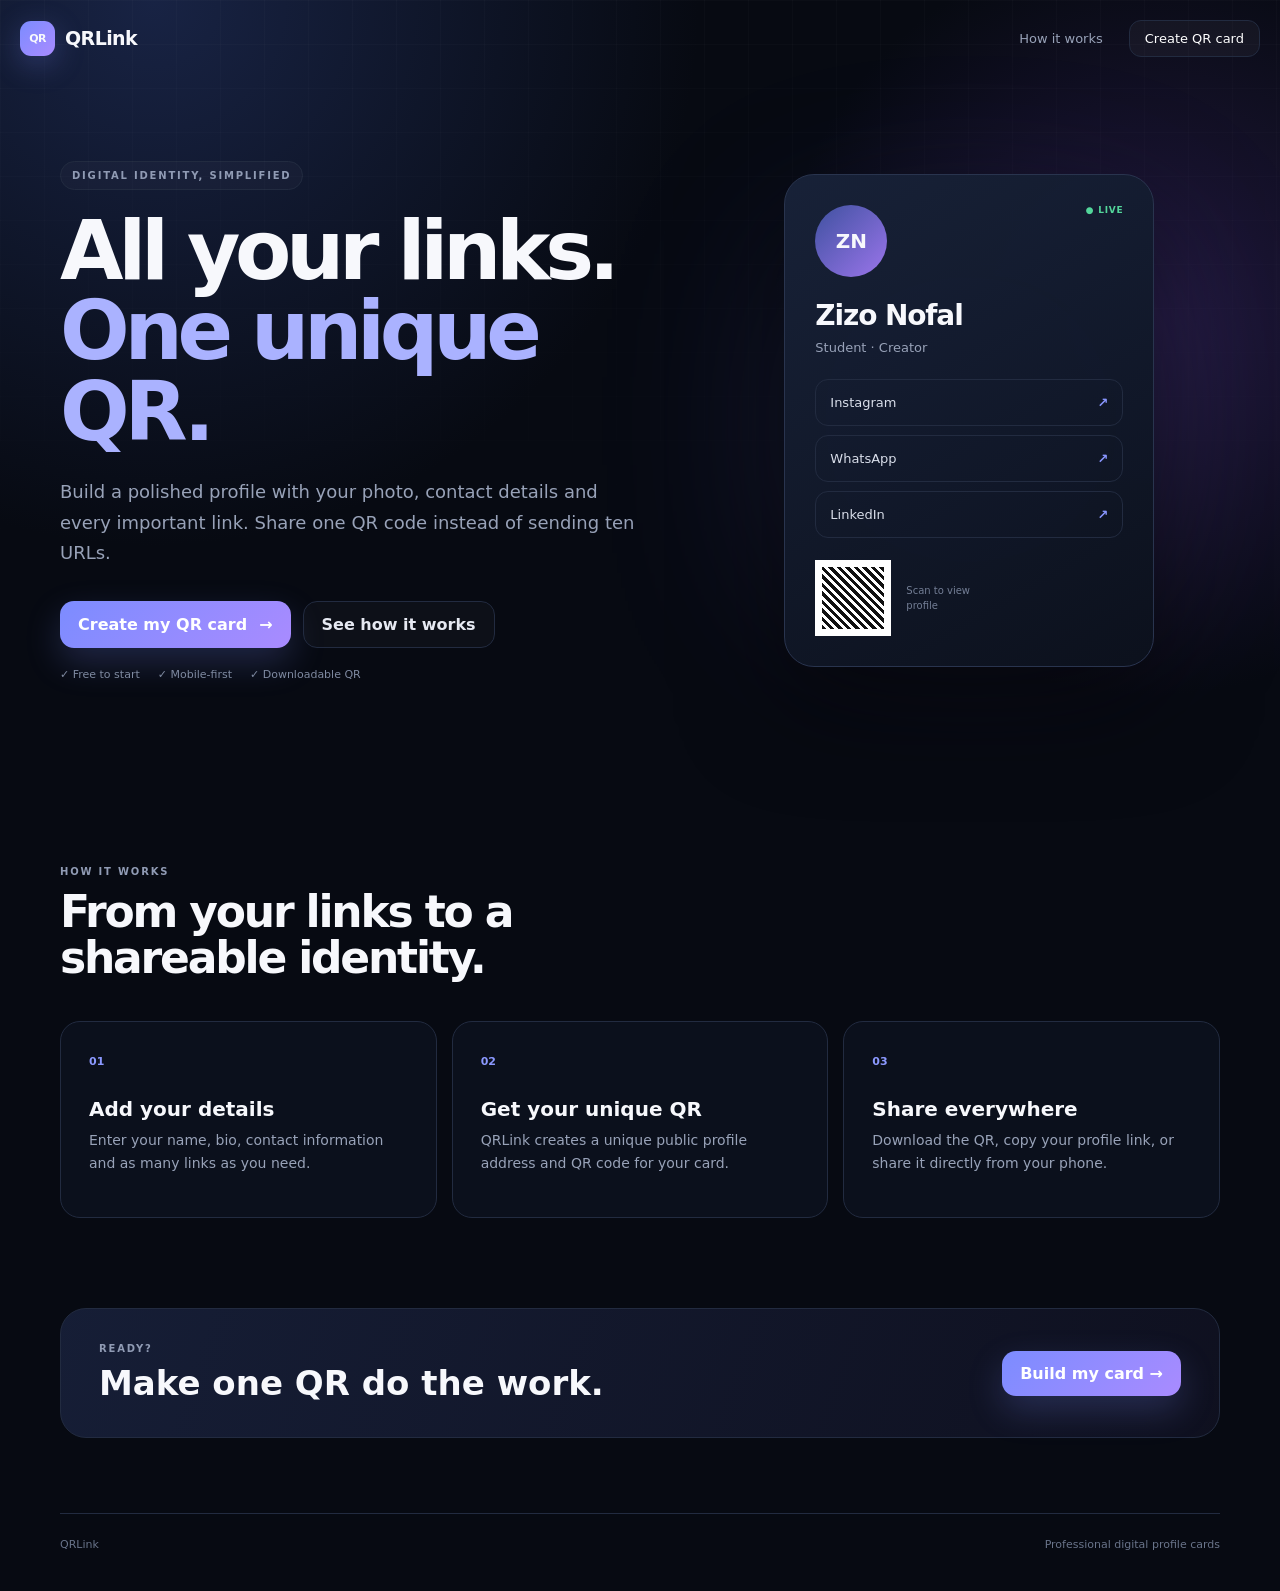
<file: index.html>
<!doctype html>
<html lang="en">
<head>
<meta charset="utf-8"><meta name="viewport" content="width=device-width,initial-scale=1">
<meta name="theme-color" content="#070a12"><meta name="description" content="Create a professional digital profile and one unique QR code for all your links.">
<title>QRLink — One profile. One QR.</title>
<link rel="icon" href="./assets/icon.svg" type="image/svg+xml"><link rel="manifest" href="./manifest.json"><link rel="stylesheet" href="./style.css">
</head>
<body>
<header class="nav"><a class="logo" href="./index.html"><span class="logo-mark">QR</span><span>QRLink</span></a><nav><a href="#how">How it works</a><a class="nav-cta" href="./create.html">Create QR card</a></nav></header>
<main>
<section class="hero shell"><div class="hero-copy"><div class="pill">DIGITAL IDENTITY, SIMPLIFIED</div><h1>All your links.<br><em>One unique QR.</em></h1><p>Build a polished profile with your photo, contact details and every important link. Share one QR code instead of sending ten URLs.</p><div class="hero-actions"><a class="button primary" href="./create.html">Create my QR card <span>→</span></a><a class="button secondary" href="#how">See how it works</a></div><div class="checks"><span>✓ Free to start</span><span>✓ Mobile-first</span><span>✓ Downloadable QR</span></div></div><div class="hero-preview"><div class="glow"></div><div class="mini-card"><div class="mini-top"><div class="avatar demo-avatar">ZN</div><span class="live">● LIVE</span></div><h3>Zizo Nofal</h3><p>Student · Creator</p><div class="mini-link">Instagram <b>↗</b></div><div class="mini-link">WhatsApp <b>↗</b></div><div class="mini-link">LinkedIn <b>↗</b></div><div class="mini-bottom"><div class="mini-qr"></div><span>Scan to view<br>profile</span></div></div></div></section>
<section id="how" class="section shell"><div class="section-kicker">HOW IT WORKS</div><h2>From your links to a shareable identity.</h2><div class="steps"><article><span>01</span><h3>Add your details</h3><p>Enter your name, bio, contact information and as many links as you need.</p></article><article><span>02</span><h3>Get your unique QR</h3><p>QRLink creates a unique public profile address and QR code for your card.</p></article><article><span>03</span><h3>Share everywhere</h3><p>Download the QR, copy your profile link, or share it directly from your phone.</p></article></div></section>
<section class="bottom-cta shell"><div><div class="section-kicker">READY?</div><h2>Make one QR do the work.</h2></div><a class="button primary" href="./create.html">Build my card →</a></section>
</main><footer class="shell"><span>QRLink</span><span>Professional digital profile cards</span></footer>
<script>if('serviceWorker' in navigator) addEventListener('load',()=>navigator.serviceWorker.register('./sw.js').catch(()=>{}));</script>
</body></html>
</file>
<file: style.css>
:root{--bg:#070a12;--panel:#0d1220;--panel2:#11182a;--line:#222b40;--text:#f7f8fc;--muted:#98a2b8;--accent:#7c8cff;--accent2:#a98bff;--green:#53d69b;--danger:#ff7186;--radius:24px;font-family:Inter,ui-sans-serif,system-ui,-apple-system,BlinkMacSystemFont,"Segoe UI",sans-serif}*{box-sizing:border-box}html{scroll-behavior:smooth}body{margin:0;min-height:100vh;color:var(--text);background:radial-gradient(circle at 12% 0,#182344 0,transparent 28%),radial-gradient(circle at 90% 20%,#21183d 0,transparent 22%),var(--bg)}body:before{content:"";position:fixed;inset:0;pointer-events:none;background-image:linear-gradient(rgba(255,255,255,.018) 1px,transparent 1px),linear-gradient(90deg,rgba(255,255,255,.018) 1px,transparent 1px);background-size:44px 44px;mask-image:linear-gradient(to bottom,#000,transparent 70%)}a{color:inherit;text-decoration:none}button,input,textarea{font:inherit}button{cursor:pointer}.shell{width:min(1160px,calc(100% - 40px));margin:auto}.nav{height:76px;width:min(1240px,calc(100% - 32px));margin:auto;display:flex;align-items:center;justify-content:space-between;position:relative;z-index:10}.logo{display:flex;align-items:center;gap:10px;font-size:19px;font-weight:850;letter-spacing:-.03em}.logo-mark{width:35px;height:35px;border-radius:11px;display:grid;place-items:center;background:linear-gradient(135deg,var(--accent),var(--accent2));font-size:11px;box-shadow:0 8px 30px rgba(124,140,255,.28)}nav{display:flex;align-items:center;gap:26px;font-size:13px;color:var(--muted)}nav a:hover,.back:hover{color:#fff}.nav-cta{padding:10px 15px;border:1px solid var(--line);border-radius:12px;color:#fff;background:rgba(255,255,255,.04)}.back{font-size:13px;color:var(--muted)}.hero{min-height:650px;display:grid;grid-template-columns:1.08fr .92fr;align-items:center;gap:70px;padding:85px 0 95px}.pill,.section-kicker{font-size:10px;font-weight:850;letter-spacing:.18em;color:#909bb4}.pill{display:inline-flex;padding:8px 11px;border:1px solid var(--line);border-radius:999px;background:rgba(255,255,255,.025)}h1,h2,h3,p{margin-top:0}.hero h1{font-size:clamp(50px,7vw,82px);line-height:.98;letter-spacing:-.065em;margin:21px 0 25px}.hero h1 em{font-style:normal;color:#aab2ff}.hero p{max-width:650px;color:var(--muted);font-size:18px;line-height:1.7}.hero-actions{display:flex;gap:12px;margin:32px 0 20px}.button{border:0;border-radius:14px;padding:13px 18px;display:inline-flex;align-items:center;justify-content:center;gap:12px;font-weight:780;transition:.18s transform,.18s border-color,.18s background}.button:hover{transform:translateY(-2px)}.button.primary{color:#fff;background:linear-gradient(135deg,var(--accent),var(--accent2));box-shadow:0 14px 35px rgba(124,140,255,.22)}.button.secondary{color:#e6e9f2;background:rgba(255,255,255,.025);border:1px solid var(--line)}.checks{display:flex;gap:18px;flex-wrap:wrap;color:#7f8aa1;font-size:11px}.hero-preview{position:relative;display:grid;place-items:center}.glow{position:absolute;width:360px;height:360px;background:linear-gradient(135deg,#6677ff,#9c72ef);filter:blur(100px);opacity:.17}.mini-card{position:relative;width:min(100%,370px);padding:30px;border-radius:30px;border:1px solid #29344e;background:linear-gradient(150deg,rgba(24,34,57,.98),rgba(12,17,29,.98));box-shadow:0 35px 100px rgba(0,0,0,.5)}.mini-top{display:flex;align-items:start;justify-content:space-between}.avatar,.big-avatar,.profile-avatar{display:grid;place-items:center;border-radius:50%;background:linear-gradient(135deg,#3f51a0,#9b75eb);background-size:cover;background-position:center;font-weight:850}.avatar{width:72px;height:72px}.demo-avatar{font-size:20px}.live,.verified{font-size:9px;letter-spacing:.08em;color:var(--green);font-weight:800}.mini-card h3{font-size:28px;margin:22px 0 5px;letter-spacing:-.04em}.mini-card>p{color:var(--muted);font-size:13px;margin-bottom:20px}.mini-link{height:47px;border:1px solid var(--line);border-radius:13px;display:flex;align-items:center;justify-content:space-between;padding:0 14px;margin:9px 0;font-size:13px;color:#d9deea}.mini-link b{color:#8996ff}.mini-bottom{display:flex;align-items:center;gap:15px;margin-top:22px;color:#737e95;font-size:10px;line-height:1.5}.mini-qr{width:76px;height:76px;background:repeating-linear-gradient(45deg,#111 0 3px,#fff 3px 6px);border:7px solid #fff}.section{padding:90px 0}.section h2{font-size:44px;line-height:1.05;letter-spacing:-.05em;max-width:650px;margin:12px 0 40px}.steps{display:grid;grid-template-columns:repeat(3,1fr);gap:15px}.steps article{padding:28px;border:1px solid var(--line);background:rgba(13,18,32,.72);border-radius:20px}.steps span{color:#8c99ff;font-size:11px;font-weight:850}.steps h3{font-size:20px;margin:28px 0 8px}.steps p{color:var(--muted);line-height:1.65;font-size:14px}.bottom-cta{border:1px solid var(--line);background:linear-gradient(110deg,rgba(28,38,69,.7),rgba(18,19,37,.7));border-radius:26px;padding:34px 38px;margin-bottom:75px;display:flex;align-items:center;justify-content:space-between;gap:25px}.bottom-cta h2{font-size:34px;margin:9px 0 0}.bottom-cta .button{white-space:nowrap}footer{padding:24px 0 40px;border-top:1px solid var(--line);display:flex;justify-content:space-between;color:#69748a;font-size:11px}.builder-shell{padding:55px 0 90px}.builder-heading{display:flex;align-items:end;justify-content:space-between;gap:25px;margin-bottom:30px}.builder-heading h1{font-size:44px;letter-spacing:-.05em;margin:10px 0 7px}.builder-heading p{color:var(--muted);margin:0}.mode-badge{font-size:10px;padding:9px 12px;border:1px solid var(--line);border-radius:999px;color:#a0a9bc;white-space:nowrap}.mode-badge.connected{color:var(--green);border-color:rgba(83,214,155,.25)}.mode-badge.error{color:#ff9aaa;border-color:rgba(255,113,134,.3)}.builder-layout{display:grid;grid-template-columns:minmax(0,1fr) 410px;gap:24px;align-items:start}.form-panel{border:1px solid var(--line);background:rgba(11,16,28,.82);border-radius:var(--radius);overflow:hidden}.form-section{padding:26px;border-bottom:1px solid var(--line)}.section-title{display:flex;align-items:center;justify-content:space-between;margin-bottom:20px}.section-title>div{display:flex;align-items:center;gap:12px}.section-title>div>span{color:#8491ff;font-size:10px;font-weight:850}.section-title h2{font-size:18px;margin:0}.section-title small{color:#667187;font-size:10px}.photo-row{display:flex;align-items:center;gap:16px;margin-bottom:20px}.big-avatar{width:74px;height:74px;font-size:18px;flex:none}.upload{display:flex;flex-direction:column;align-items:flex-start!important;gap:4px!important;padding:12px 14px;border:1px dashed #33405b;border-radius:14px;cursor:pointer;background:rgba(255,255,255,.02)}.upload input{display:none}.upload span{font-size:12px;color:#e8ebf2}.upload small{color:#68748a;font-size:10px}label{display:block;font-size:11px;font-weight:700;color:#aeb7c9;margin-top:14px}input,textarea{display:block;width:100%;margin-top:7px;padding:12px 13px;border-radius:12px;border:1px solid var(--line);background:#080d18;color:#f7f8fc;outline:none;font-size:13px}input:focus,textarea:focus{border-color:#6677ee;box-shadow:0 0 0 3px rgba(102,119,238,.1)}textarea{resize:vertical;min-height:80px}.two{display:grid;grid-template-columns:1fr 1fr;gap:12px}.field-help{color:#68748a;font-size:11px;line-height:1.5;margin:-9px 0 17px}.links-list{display:grid;gap:10px}.link-row{display:grid;grid-template-columns:28px 1fr 34px;gap:8px;align-items:center}.link-index{font-size:9px;color:#5f6b80;text-align:center}.link-fields{display:grid;grid-template-columns:150px 1fr;gap:8px}.link-fields input{margin:0}.remove-link{height:38px;border:1px solid var(--line);border-radius:11px;background:transparent;color:#737f96;font-size:20px}.remove-link:hover{color:#ff8294;border-color:rgba(255,113,134,.3)}.add-link{margin-top:12px;border:1px dashed #33405b;background:transparent;color:#aab3c6;border-radius:12px;padding:11px 14px;font-size:12px;width:100%}.add-link:hover{border-color:#6677ee;color:#fff}.form-actions{display:flex;gap:10px;padding:20px 26px}.wide{flex:1}.preview-column{position:sticky;top:95px}.preview-label{font-size:10px;letter-spacing:.17em;color:#667187;font-weight:850;margin-bottom:9px}.profile-card{background:linear-gradient(160deg,#16213a,#0e1423);border:1px solid #29344d;border-radius:28px;padding:28px;box-shadow:0 25px 75px rgba(0,0,0,.34);text-align:center}.profile-avatar{width:84px;height:84px;margin:0 auto 11px;font-size:21px}.verified{margin-bottom:11px}.profile-card h2,.public-card h1{font-size:26px;letter-spacing:-.04em;margin:0 0 6px}.profile-card>p,.public-card>p{color:var(--muted);font-size:13px;line-height:1.5;margin:0 auto 10px}.contact-line{font-size:10px;color:#6e7a91;min-height:15px}.preview-links,.public-links{display:grid;gap:8px;margin-top:17px}.preview-links a,.public-links a{min-height:44px;padding:10px 13px;border:1px solid var(--line);border-radius:12px;display:flex;align-items:center;justify-content:space-between;color:#dfe4ee;font-size:12px}.preview-links a:hover,.public-links a:hover{background:rgba(255,255,255,.04)}.preview-links b,.public-links b{color:#8896ff}.empty-links{border:1px dashed #2b3449;border-radius:12px;padding:14px;color:#5e6a80;font-size:11px}.qr-area{margin-top:18px}.qr-placeholder{border:1px dashed #313c55;border-radius:16px;padding:18px;color:#657189}.qr-placeholder span{display:block;font-size:30px;font-weight:900;letter-spacing:-.1em;color:#4c5871}.qr-placeholder small{font-size:9px}.qr-generated{display:inline-flex;flex-direction:column;align-items:center;background:#fff;border-radius:16px;padding:12px;color:#111}.qr-generated canvas{display:block;max-width:220px}.qr-generated small{font-size:9px;margin-top:7px;color:#555}.notice{padding:13px 15px;border:1px solid var(--line);border-radius:13px;background:#10182a;color:#bfc7d8;font-size:12px;margin-bottom:16px}.notice.success{border-color:rgba(83,214,155,.28);color:#80e1b5}.notice.error{border-color:rgba(255,113,134,.3);color:#ff9aaa}.hidden{display:none!important}.result{margin-top:12px;border:1px solid var(--line);border-radius:17px;background:#0d1423;padding:17px}.result-title{font-weight:800;margin-bottom:8px}.result-url{font-size:10px;color:#8792a8;word-break:break-all;line-height:1.5}.result-buttons{display:grid;grid-template-columns:1fr 1fr 1fr;gap:7px;margin-top:13px}.result-buttons .button{font-size:10px;padding:10px 8px}.public-page{display:grid;place-items:center;padding:30px 16px;background:radial-gradient(circle at 50% 0,#1b2850 0,transparent 30%),var(--bg)}.public-shell{width:min(100%,480px)}.public-logo{display:flex;justify-content:center;align-items:center;gap:8px;color:#8d98ae;font-size:12px;font-weight:800;margin-bottom:15px}.public-logo .logo-mark{width:28px;height:28px;border-radius:9px;font-size:9px}.public-card{border:1px solid #29344d;background:linear-gradient(160deg,#16213a,#0e1423);border-radius:30px;padding:32px 24px;text-align:center;box-shadow:0 35px 100px rgba(0,0,0,.5)}.public-contact{font-size:10px;color:#77839a;margin-top:7px}.public-actions{display:grid;grid-template-columns:1fr 1fr;gap:9px;margin-top:17px}.public-actions .button{width:100%}.public-qr{margin:22px auto 0;background:#fff;border-radius:18px;padding:14px;width:max-content;color:#3e4655}.public-qr canvas{display:block}.public-qr p{font-size:9px;margin:8px 0 0}.public-card .profile-avatar{width:96px;height:96px}.public-card .verified{margin-bottom:12px}
@media(max-width:900px){.hero{grid-template-columns:1fr;padding:70px 0}.hero-preview{display:none}.builder-layout{grid-template-columns:1fr}.preview-column{position:static;order:-1;max-width:430px;width:100%;margin:auto}.steps{grid-template-columns:1fr}.bottom-cta{margin-top:20px}.link-fields{grid-template-columns:1fr 1.5fr}}
@media(max-width:620px){.shell{width:min(100% - 28px,1160px)}.nav{width:calc(100% - 24px);height:68px}.nav nav a:first-child{display:none}.hero{padding:48px 0 60px}.hero h1{font-size:49px}.hero p{font-size:15px}.hero-actions{flex-direction:column}.hero-actions .button{width:100%}.checks{display:block}.checks span{display:block;margin:7px 0}.section{padding:60px 0}.section h2{font-size:34px}.bottom-cta{padding:25px;display:block}.bottom-cta h2{font-size:29px;margin-bottom:22px}.bottom-cta .button{width:100%}footer{display:block}footer span{display:block;margin:6px 0}.builder-shell{padding:35px 0 60px}.builder-heading{display:block}.builder-heading h1{font-size:35px}.mode-badge{display:inline-block;margin-top:12px}.form-section{padding:20px 17px}.two{grid-template-columns:1fr}.link-row{grid-template-columns:24px 1fr 32px}.link-fields{grid-template-columns:1fr}.form-actions{padding:17px;flex-direction:column}.form-actions .button{width:100%}.result-buttons{grid-template-columns:1fr}.public-card{padding:28px 17px}.public-actions{grid-template-columns:1fr}.photo-row{align-items:flex-start}}
@media(prefers-reduced-motion:reduce){*{scroll-behavior:auto!important;transition:none!important}}
</file>
